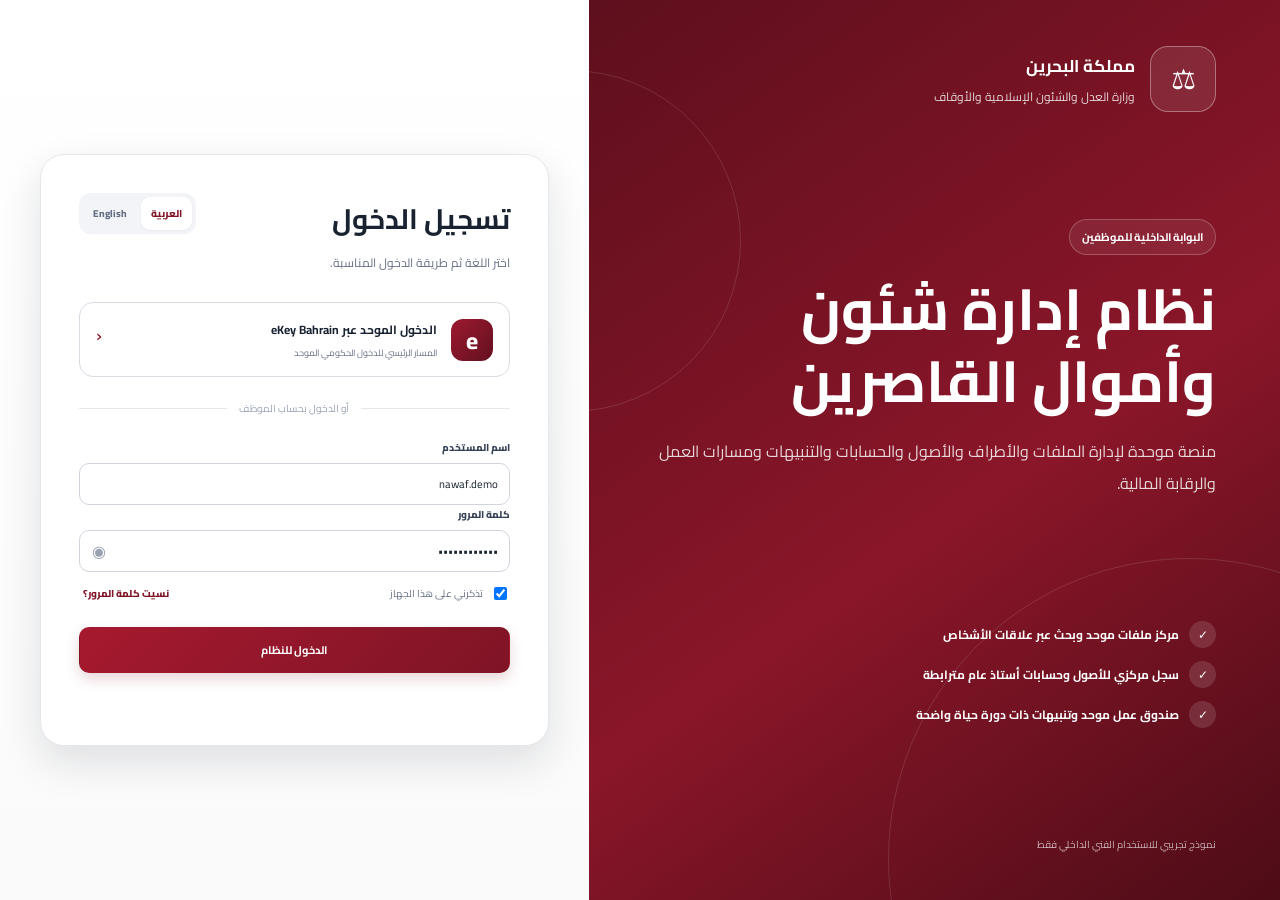
<file: index.html>
<!doctype html>
<html lang="ar" dir="rtl">
<head>
  <meta charset="utf-8" />
  <meta name="viewport" content="width=device-width,initial-scale=1,viewport-fit=cover" />
  <meta name="theme-color" content="#7f1426" />
  <meta name="color-scheme" content="light" />
  <title>تسجيل الدخول | نظام شئون وأموال القاصرين</title>
  <link rel="stylesheet" href="styles.css" />
</head>
<body class="login-body">
  <main class="login-shell">
    <section class="login-brand-panel" aria-labelledby="systemTitle">
      <div class="gov-brand">
        <div class="emblem" aria-hidden="true">⚖</div>
        <div>
          <strong data-i18n="kingdom">مملكة البحرين</strong>
          <span data-i18n="ministry">وزارة العدل والشئون الإسلامية والأوقاف</span>
        </div>
      </div>

      <div class="login-intro">
        <span class="eyebrow" data-i18n="internalPortal">البوابة الداخلية للموظفين</span>
        <h1 id="systemTitle" data-i18n="systemName">نظام إدارة شئون وأموال القاصرين</h1>
        <p data-i18n="loginIntro">منصة موحدة لإدارة الملفات والأطراف والأصول والحسابات والتنبيهات ومسارات العمل والرقابة المالية.</p>
      </div>

      <div class="feature-list" aria-label="System highlights">
        <div><span>✓</span><b data-i18n="feature1">مركز ملفات موحد وبحث عبر علاقات الأشخاص</b></div>
        <div><span>✓</span><b data-i18n="feature2">سجل مركزي للأصول وحسابات أستاذ عام مترابطة</b></div>
        <div><span>✓</span><b data-i18n="feature3">صندوق عمل موحد وتنبيهات ذات دورة حياة واضحة</b></div>
      </div>
      <small class="prototype-tag" data-i18n="prototypeOnly">نموذج تجريبي للاستخدام الفني الداخلي فقط</small>
    </section>

    <section class="login-form-panel">
      <div class="login-card">
        <div class="login-topline">
          <div>
            <h2 data-i18n="signIn">تسجيل الدخول</h2>
            <p data-i18n="signInHint">اختر اللغة ثم طريقة الدخول المناسبة.</p>
          </div>
          <div class="language-picker" role="group" aria-label="Language selection">
            <button class="lang-btn" data-lang="ar" type="button">العربية</button>
            <button class="lang-btn" data-lang="en" type="button">English</button>
          </div>
        </div>

        <button id="ekeyLogin" class="ekey-btn" type="button">
          <span class="ekey-logo" aria-hidden="true">e</span>
          <span>
            <strong data-i18n="ekeyLogin">الدخول الموحد عبر eKey Bahrain</strong>
            <small data-i18n="ekeyHint">المسار الرئيسي للدخول الحكومي الموحد</small>
          </span>
          <span class="arrow" aria-hidden="true">›</span>
        </button>

        <div class="or-divider"><span data-i18n="orStaff">أو الدخول بحساب الموظف</span></div>

        <form id="loginForm" novalidate>
          <label class="field">
            <span data-i18n="username">اسم المستخدم</span>
            <input id="username" name="username" autocomplete="username" data-i18n-placeholder="usernamePlaceholder" placeholder="مثال: n.almo" value="nawaf.demo" required />
          </label>
          <label class="field">
            <span data-i18n="password">كلمة المرور</span>
            <div class="password-wrap">
              <input id="password" name="password" type="password" autocomplete="current-password" value="Prototype123" required />
              <button id="togglePassword" class="inline-icon" type="button" aria-label="Show password">◉</button>
            </div>
          </label>
          <div class="login-row">
            <label class="remember"><input type="checkbox" checked /> <span data-i18n="rememberMe">تذكرني على هذا الجهاز</span></label>
            <button id="forgotPassword" class="text-btn" type="button" data-i18n="forgotPassword">نسيت كلمة المرور؟</button>
          </div>
          <button class="btn btn-primary primary-login" type="submit" data-i18n="enterSystem">الدخول للنظام</button>
        </form>
        <div id="loginMessage" class="form-message" role="status" aria-live="polite"></div>
      </div>
    </section>
  </main>
  <script src="app.js"></script>
</body>
</html>
</file>
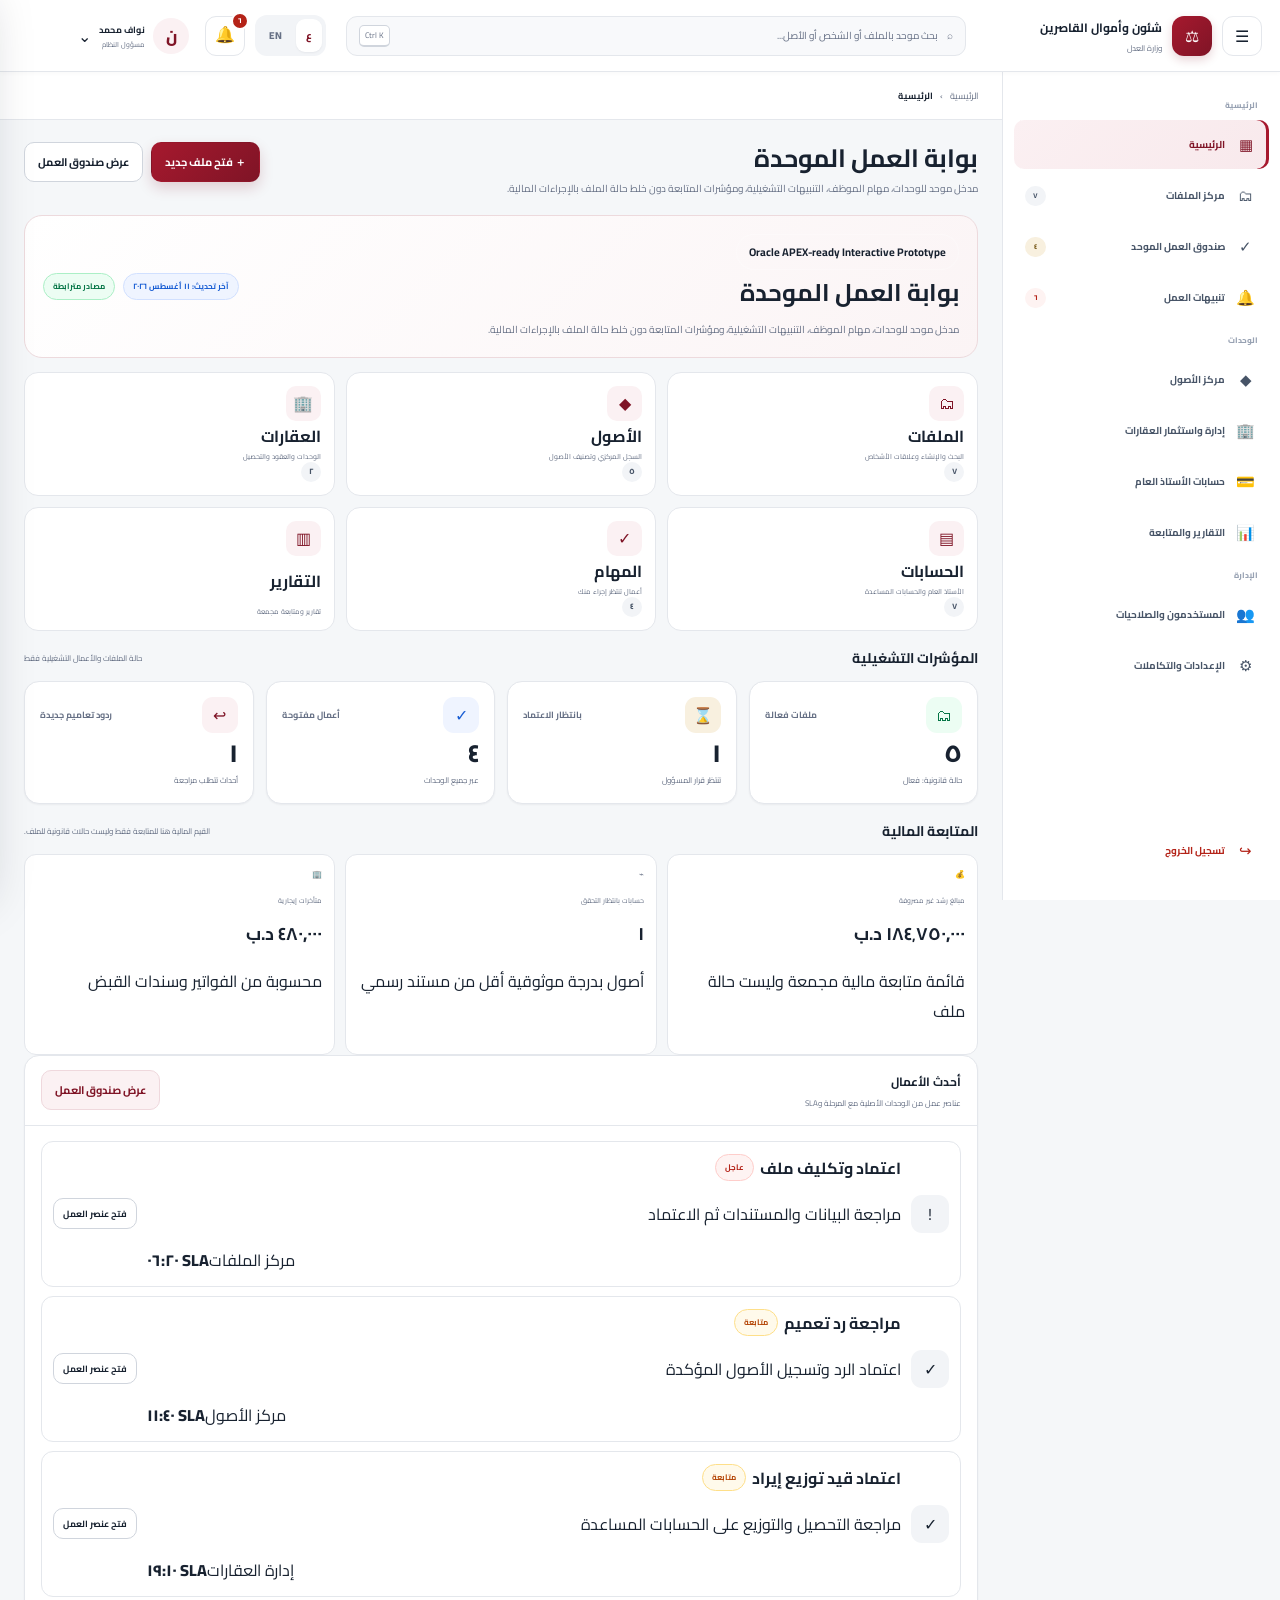
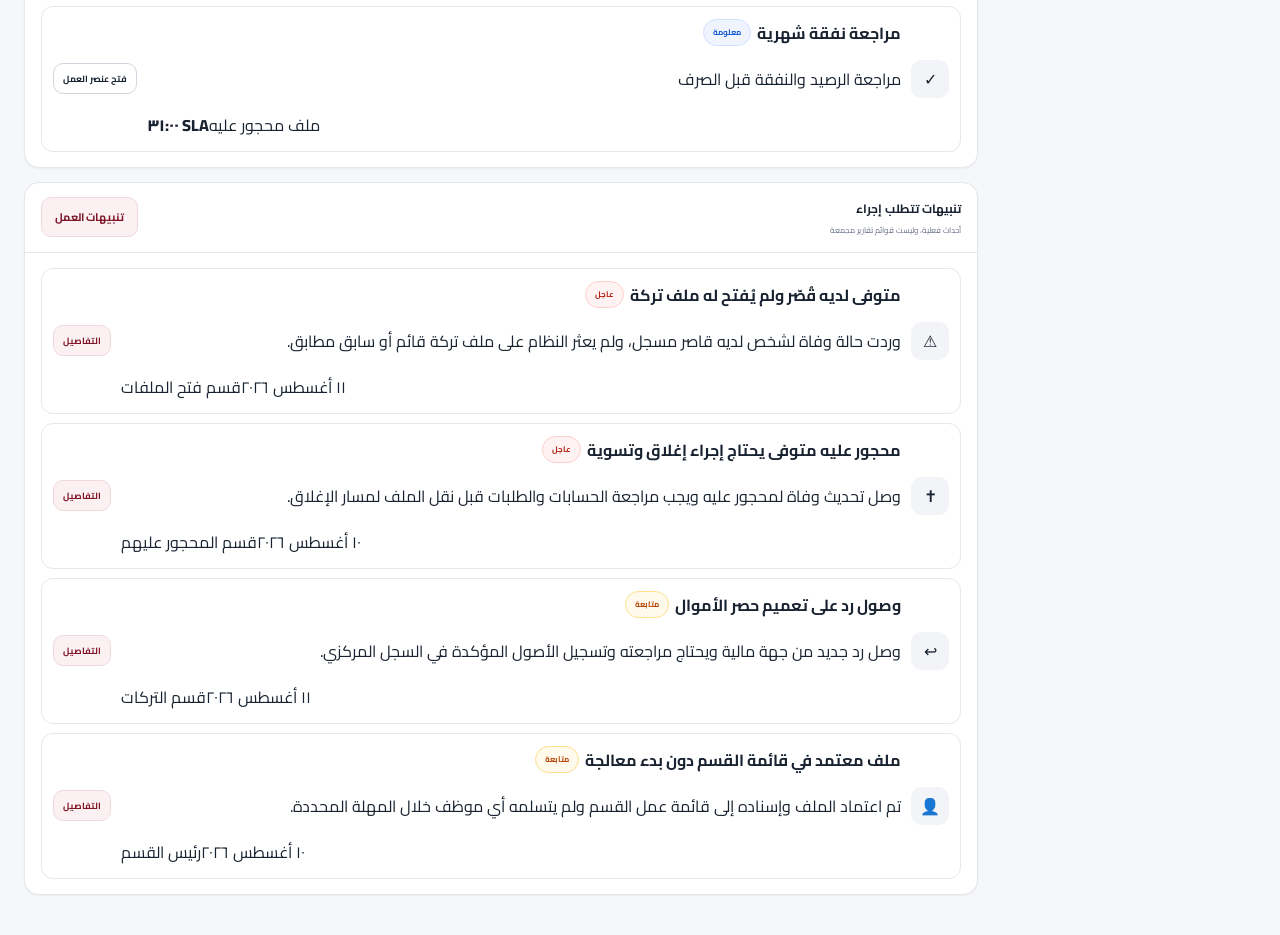
<file: portal.html>
<!doctype html>
<html lang="ar" dir="rtl">
<head>
  <meta charset="utf-8" />
  <meta name="viewport" content="width=device-width,initial-scale=1,viewport-fit=cover" />
  <meta name="theme-color" content="#7f1426" />
  <meta name="color-scheme" content="light" />
  <title>الرئيسية | نظام شئون وأموال القاصرين</title>
  <link rel="stylesheet" href="styles.css" />
</head>
<body class="portal-body">
  <div class="app-shell t-PageBody">
    <header class="topbar t-Header">
      <div class="topbar-start">
        <button id="navToggle" class="icon-button" type="button" aria-label="Menu" aria-controls="sidebar" aria-expanded="false">☰</button>
        <div class="portal-brand">
          <div class="mini-emblem" aria-hidden="true">⚖</div>
          <div>
            <strong data-i18n="shortSystemName">شئون وأموال القاصرين</strong>
            <span data-i18n="ministryShort">وزارة العدل</span>
          </div>
        </div>
      </div>

      <div class="header-search-wrap">
        <button id="globalSearchButton" class="header-search" type="button">
          <span>⌕</span>
          <span data-i18n="globalSearch">بحث موحد بالملف أو الشخص أو الأصل...</span>
          <kbd>Ctrl K</kbd>
        </button>
      </div>

      <div class="topbar-actions">
        <div class="portal-lang-switch" role="group" aria-label="Language">
          <button type="button" class="lang-btn" data-lang="ar">ع</button>
          <button type="button" class="lang-btn" data-lang="en">EN</button>
        </div>
        <button id="notificationsButton" class="icon-button notification-button" type="button" aria-label="Notifications">
          🔔<span id="notificationCount" class="notification-count">٠</span>
        </button>
        <button id="userButton" class="user-menu-button" type="button">
          <span class="avatar">ن</span>
          <span class="user-copy"><strong data-i18n="userName">نواف محمد</strong><small data-i18n="systemAdmin">مسؤول النظام</small></span>
          <span aria-hidden="true">⌄</span>
        </button>
      </div>
    </header>

    <aside id="sidebar" class="sidebar t-TreeNav" aria-label="Main navigation">
      <nav class="nav-list">
        <div class="nav-caption" data-i18n="main">الرئيسية</div>
        <button class="nav-link active" data-page="dashboard" type="button"><span>▦</span><b data-i18n="dashboard">الرئيسية</b></button>
        <button class="nav-link" data-page="files" type="button"><span>🗂</span><b data-i18n="fileCenter">مركز الملفات</b><span class="nav-badge" id="filesNavCount">٠</span></button>
        <button class="nav-link" data-page="inbox" type="button"><span>✓</span><b data-i18n="workInbox">صندوق العمل الموحد</b><span class="nav-badge gold" id="inboxNavCount">٠</span></button>
        <button class="nav-link" data-page="alerts" type="button"><span>🔔</span><b data-i18n="workAlerts">تنبيهات العمل</b><span class="nav-badge danger" id="alertsNavCount">٠</span></button>

        <div class="nav-caption" data-i18n="operations">الوحدات</div>
        <button class="nav-link" data-page="assets" type="button"><span>◆</span><b data-i18n="assetCenter">مركز الأصول</b></button>
        <button class="nav-link" data-page="properties" type="button"><span>🏢</span><b data-i18n="propertyManagement">إدارة واستثمار العقارات</b></button>
        <button class="nav-link" data-page="ledger" type="button"><span>💳</span><b data-i18n="generalLedger">حسابات الأستاذ العام</b></button>
        <button class="nav-link" data-page="reports" type="button"><span>📊</span><b data-i18n="reportsMonitoring">التقارير والمتابعة</b></button>

        <div class="nav-caption" data-i18n="administration">الإدارة</div>
        <button class="nav-link" data-page="users" type="button"><span>👥</span><b data-i18n="usersPermissions">المستخدمون والصلاحيات</b></button>
        <button class="nav-link" data-page="settings" type="button"><span>⚙</span><b data-i18n="settingsIntegrations">الإعدادات والتكاملات</b></button>
        <button id="logoutBtn" class="nav-link logout-link" type="button"><span>↪</span><b data-i18n="logout">تسجيل الخروج</b></button>
      </nav>
    </aside>

    <main class="main-area">
      <div class="breadcrumb t-BreadcrumbRegion">
        <span data-i18n="main">الرئيسية</span><span aria-hidden="true">›</span><strong id="breadcrumbTitle" data-i18n="dashboard">الرئيسية</strong>
      </div>
      <div id="pageContent" class="page-content" aria-live="polite"></div>
    </main>
  </div>

  <div id="sidebarBackdrop" class="sidebar-backdrop" aria-hidden="true"></div>

  <aside id="drawer" class="drawer" aria-hidden="true" aria-modal="true" role="dialog">
    <div class="drawer-head">
      <div><strong id="drawerTitle"></strong><small id="drawerSubtitle"></small></div>
      <button id="drawerClose" class="icon-button" type="button" aria-label="Close">×</button>
    </div>
    <div id="drawerBody" class="drawer-body"></div>
  </aside>
  <div id="drawerBackdrop" class="drawer-backdrop" aria-hidden="true"></div>

  <div id="modal" class="modal" aria-hidden="true" role="dialog" aria-modal="true">
    <div class="modal-dialog">
      <div class="modal-head">
        <div><strong id="modalTitle"></strong><small id="modalSubtitle"></small></div>
        <button id="modalClose" class="icon-button" type="button" aria-label="Close">×</button>
      </div>
      <div id="modalBody" class="modal-body"></div>
    </div>
  </div>

  <div id="toast" class="toast" role="status" aria-live="polite"></div>
  <script src="app.js"></script>
</body>
</html>
</file>
<file: styles.css>
@import url('https://fonts.googleapis.com/css2?family=Cairo:wght@400;500;600;700;800&display=swap');

:root{
  --maroon:#7f1426;--maroon-2:#a6192e;--maroon-3:#c74659;--maroon-soft:#fbf1f3;
  --gold:#b68b35;--gold-2:#d4b267;--gold-soft:#f8f0df;
  --ink:#182230;--muted:#667085;--muted-2:#98a2b3;--line:#e4e7ec;--line-2:#d0d5dd;
  --soft:#f5f7f9;--soft-2:#eef1f4;--white:#fff;
  --green:#067647;--green-soft:#ecfdf3;--amber:#b54708;--amber-soft:#fffaeb;
  --red:#b42318;--red-soft:#fef3f2;--blue:#175cd3;--blue-soft:#eff4ff;--purple:#6938ef;--purple-soft:#f4f3ff;
  --shadow-xs:0 1px 2px rgba(16,24,40,.05);--shadow-sm:0 4px 14px rgba(16,24,40,.06);--shadow:0 16px 40px rgba(16,24,40,.12);
  --radius-sm:10px;--radius:15px;--radius-lg:22px;--sidebar:278px;--header:72px;
}
*{box-sizing:border-box}html{font-family:'Cairo',Tahoma,Arial,sans-serif;background:var(--soft);color:var(--ink);scroll-behavior:smooth}body{margin:0;min-height:100vh}button,input,select,textarea{font:inherit}button{cursor:pointer}a{text-decoration:none;color:inherit}img,svg{max-width:100%}::selection{background:#efd2d8;color:var(--maroon)}

/* Shared controls */
.btn{border:1px solid var(--line-2);background:#fff;color:var(--ink);border-radius:10px;padding:9px 13px;font-weight:700;font-size:11px;display:inline-flex;align-items:center;justify-content:center;gap:7px;min-height:38px;transition:.18s;white-space:nowrap}.btn:hover{border-color:#b9c0ca;background:#fafafa;transform:translateY(-1px)}.btn:disabled{opacity:.45;cursor:not-allowed;transform:none}.btn-primary{background:linear-gradient(135deg,var(--maroon-2),var(--maroon));border-color:transparent;color:#fff;box-shadow:0 6px 14px rgba(127,20,38,.18)}.btn-primary:hover{background:linear-gradient(135deg,#b01d35,#6f1021)}.btn-gold{background:linear-gradient(135deg,var(--gold-2),var(--gold));border-color:transparent;color:#3c2b0d}.btn-danger{background:#fff5f4;border-color:#fecdca;color:var(--red)}.btn-success{background:var(--green-soft);border-color:#abefc6;color:var(--green)}.btn-soft{background:var(--maroon-soft);border-color:#efd8dd;color:var(--maroon)}.btn-sm{padding:6px 9px;min-height:30px;font-size:9px}.btn-icon{width:38px;padding:0}.text-btn{border:0;background:transparent;color:var(--maroon);font-weight:800;padding:4px}.icon-button{width:40px;height:40px;display:grid;place-items:center;border:1px solid var(--line);background:#fff;border-radius:11px;color:var(--ink);transition:.18s}.icon-button:hover{border-color:#c5cbd3;background:#fafafa}.field{display:block;min-width:0}.field>span,.field-label{display:flex;align-items:center;gap:6px;font-size:10px;font-weight:800;color:#344054;margin-bottom:6px}.field small{display:block;color:var(--muted);font-size:8px;margin-top:5px;line-height:1.7}.field input,.field select,.field textarea,.control{width:100%;min-height:42px;border:1px solid var(--line-2);border-radius:10px;padding:9px 11px;background:#fff;outline:none;color:var(--ink);font-size:11px}.field textarea{min-height:92px;resize:vertical}.field input:focus,.field select:focus,.field textarea:focus,.control:focus{border-color:var(--maroon-2);box-shadow:0 0 0 3px rgba(166,25,46,.08)}.field input[disabled],.field input[readonly],.field select[disabled]{background:#f8f9fb;color:#667085}.required:after{content:'*';color:var(--red);margin-inline-start:3px}.field-error{color:var(--red)!important}.form-grid{display:grid;grid-template-columns:repeat(2,minmax(0,1fr));gap:13px}.form-grid.three{grid-template-columns:repeat(3,minmax(0,1fr))}.span-2{grid-column:1/-1}.form-actions,.page-actions{display:flex;gap:8px;align-items:center;flex-wrap:wrap}.form-message{min-height:24px;color:var(--red);font-size:10px;margin-top:10px}.chip{display:inline-flex;align-items:center;gap:5px;border-radius:999px;padding:5px 9px;background:#f2f4f7;color:#475467;font-weight:700;font-size:8px;border:1px solid transparent}.chip.source{background:var(--blue-soft);color:var(--blue);border-color:#d1e0ff}.chip.success{background:var(--green-soft);color:var(--green);border-color:#abefc6}.chip.warning{background:var(--amber-soft);color:var(--amber);border-color:#fedf89}.chip.danger{background:var(--red-soft);color:var(--red);border-color:#fecdca}.chip.gold{background:var(--gold-soft);color:#76591e;border-color:#ead6ad}.badge{display:inline-flex;align-items:center;justify-content:center;min-width:20px;height:20px;border-radius:999px;padding:0 6px;background:#f2f4f7;color:#475467;font-size:8px;font-weight:800}.help-note{border:1px solid #d1e0ff;background:var(--blue-soft);border-radius:11px;padding:10px 12px;color:#1849a9;font-size:9px;line-height:1.8}.warning-note{border-color:#fedf89;background:var(--amber-soft);color:#93370d}.danger-note{border-color:#fecdca;background:var(--red-soft);color:#912018}.success-note{border-color:#abefc6;background:var(--green-soft);color:#05603a}.empty-state{text-align:center;padding:40px 20px;color:var(--muted)}.empty-state span{display:block;font-size:34px;margin-bottom:8px}.empty-state b{display:block;color:var(--ink);margin-bottom:4px}.muted{color:var(--muted)}.mono{font-family:ui-monospace,SFMono-Regular,Consolas,monospace;direction:ltr;unicode-bidi:embed}.amount{font-variant-numeric:tabular-nums;font-weight:800}.divider{height:1px;background:var(--line);margin:14px 0}.visually-hidden{position:absolute!important;width:1px;height:1px;padding:0;margin:-1px;overflow:hidden;clip:rect(0,0,0,0);white-space:nowrap;border:0}

/* Login */
.login-body{background:#fff}.login-shell{min-height:100vh;display:grid;grid-template-columns:minmax(0,1.08fr) minmax(430px,.92fr)}.login-brand-panel{position:relative;overflow:hidden;background:linear-gradient(145deg,#5e0f1d,#8a1629 56%,#4d0c17);color:#fff;padding:46px clamp(34px,5vw,82px);display:flex;flex-direction:column;justify-content:space-between;gap:50px}.login-brand-panel:before,.login-brand-panel:after{content:"";position:absolute;border:1px solid rgba(255,255,255,.12);border-radius:50%}.login-brand-panel:before{width:600px;height:600px;inset:auto -210px -260px auto}.login-brand-panel:after{width:340px;height:340px;inset:70px auto auto -190px}.gov-brand{display:flex;align-items:center;gap:15px;position:relative;z-index:1}.emblem,.mini-emblem{display:grid;place-items:center;border:1px solid rgba(255,255,255,.35);background:rgba(255,255,255,.09);backdrop-filter:blur(8px)}.emblem{width:66px;height:66px;border-radius:18px;font-size:28px}.gov-brand div:last-child{display:flex;flex-direction:column}.gov-brand strong{font-size:17px}.gov-brand span{font-size:12px;opacity:.82;margin-top:3px}.login-intro{position:relative;z-index:1;max-width:720px}.eyebrow{display:inline-flex;border:1px solid rgba(255,255,255,.22);border-radius:999px;padding:7px 12px;font-size:11px;font-weight:700;background:rgba(255,255,255,.07)}.login-intro h1{font-size:clamp(34px,4.5vw,61px);line-height:1.25;margin:18px 0}.login-intro p{font-size:16px;line-height:2;color:rgba(255,255,255,.82);max-width:650px}.feature-list{display:grid;gap:13px;position:relative;z-index:1}.feature-list>div{display:flex;align-items:center;gap:10px;font-size:12px}.feature-list span{width:27px;height:27px;border-radius:50%;background:rgba(255,255,255,.13);display:grid;place-items:center}.prototype-tag{font-size:10px;opacity:.68;position:relative;z-index:1}.login-form-panel{display:grid;place-items:center;padding:40px;background:linear-gradient(180deg,#fff,#fafafa)}.login-card{width:min(520px,100%);padding:38px;border:1px solid var(--line);border-radius:24px;box-shadow:var(--shadow);background:#fff}.login-topline{display:flex;justify-content:space-between;align-items:flex-start;gap:18px}.login-topline h2{margin:0;font-size:28px}.login-topline p{margin:6px 0 0;color:var(--muted);font-size:12px}.language-picker,.portal-lang-switch{display:flex;gap:4px;padding:4px;background:#f2f4f7;border-radius:12px}.lang-btn{border:0;background:transparent;color:var(--muted);font-weight:800;padding:7px 10px;border-radius:9px;white-space:nowrap;font-size:10px}.lang-btn.active{background:#fff;color:var(--maroon);box-shadow:var(--shadow-xs)}.ekey-btn{width:100%;margin:28px 0 22px;border:1px solid #d7dce3;background:#fff;border-radius:14px;padding:15px 16px;display:grid;grid-template-columns:44px 1fr auto;align-items:center;gap:12px;text-align:start;color:var(--ink);transition:.2s}.ekey-btn:hover{border-color:var(--maroon-2);box-shadow:0 7px 18px rgba(127,20,38,.1);transform:translateY(-1px)}.ekey-logo{width:42px;height:42px;border-radius:12px;background:linear-gradient(135deg,#9d1930,#63101f);color:#fff;display:grid;place-items:center;font-size:23px;font-weight:800}.ekey-btn strong,.ekey-btn small{display:block}.ekey-btn strong{font-size:12px}.ekey-btn small{color:var(--muted);margin-top:3px;font-size:9px}.ekey-btn .arrow{font-size:20px;color:var(--maroon)}.or-divider{display:flex;align-items:center;gap:12px;color:#98a2b3;font-size:10px;margin:12px 0 20px}.or-divider:before,.or-divider:after{content:"";height:1px;background:var(--line);flex:1}.password-wrap{position:relative}.password-wrap input{padding-inline-end:42px}.inline-icon{position:absolute;inset-inline-end:7px;top:50%;transform:translateY(-50%);border:0;background:transparent;color:#98a2b3}.login-row{display:flex;justify-content:space-between;align-items:center;gap:12px;margin:8px 0 20px;font-size:10px}.remember{display:flex;align-items:center;gap:7px;color:var(--muted)}.primary-login{width:100%;min-height:46px}

/* App shell */
.portal-body{background:var(--soft);overflow-x:hidden}.app-shell{min-height:100vh}.topbar{position:fixed;z-index:100;inset:0 0 auto 0;height:var(--header);background:#fff;border-bottom:1px solid var(--line);display:grid;grid-template-columns:auto minmax(220px,620px) auto;align-items:center;gap:20px;padding:0 18px;box-shadow:0 1px 5px rgba(16,24,40,.03)}.topbar-start,.topbar-actions{display:flex;align-items:center;gap:10px}.portal-brand{display:flex;align-items:center;gap:10px;min-width:0}.mini-emblem{width:40px;height:40px;border-radius:12px;color:#fff;background:linear-gradient(135deg,var(--maroon-2),var(--maroon));border:0;box-shadow:0 4px 10px rgba(127,20,38,.18)}.portal-brand>div:last-child{display:flex;flex-direction:column;min-width:0}.portal-brand strong{font-size:12px;white-space:nowrap}.portal-brand span{font-size:8px;color:var(--muted);margin-top:2px}.header-search-wrap{min-width:0}.header-search{width:100%;height:40px;border:1px solid var(--line);border-radius:11px;background:#f8f9fb;color:var(--muted);display:flex;align-items:center;gap:9px;padding:0 12px;text-align:start;font-size:10px}.header-search span:nth-child(2){flex:1;overflow:hidden;text-overflow:ellipsis;white-space:nowrap}.header-search kbd{font:inherit;font-size:8px;border:1px solid var(--line-2);border-bottom-width:2px;border-radius:5px;padding:2px 5px;background:#fff;color:#667085}.notification-button{position:relative}.notification-count{position:absolute;inset:-5px -5px auto auto;min-width:18px;height:18px;padding:0 4px;background:var(--red);color:#fff;border:2px solid #fff;border-radius:999px;font-size:7px;display:grid;place-items:center;font-weight:800}.user-menu-button{border:0;background:transparent;display:flex;align-items:center;gap:8px;color:var(--ink);padding:4px 6px;border-radius:10px}.user-menu-button:hover{background:#f8f9fb}.avatar{width:36px;height:36px;border-radius:50%;display:grid;place-items:center;background:var(--maroon-soft);color:var(--maroon);font-weight:800}.user-copy{display:flex;flex-direction:column;text-align:start}.user-copy strong{font-size:9px}.user-copy small{font-size:7px;color:var(--muted)}
.sidebar{position:fixed;z-index:70;inset-block-start:var(--header);inset-inline-start:0;width:var(--sidebar);height:calc(100dvh - var(--header));background:#fff;border-inline-end:1px solid var(--line);overflow-y:auto;overflow-x:hidden;padding:16px 11px calc(24px + env(safe-area-inset-bottom));transition:transform .25s ease;overscroll-behavior:contain;scrollbar-width:thin;touch-action:pan-y}.nav-list{display:flex;flex-direction:column;min-height:100%}.nav-caption{font-size:8px;font-weight:800;color:var(--muted-2);padding:10px 11px 6px}.nav-link{width:100%;border:0;background:transparent;display:grid;grid-template-columns:25px 1fr auto;align-items:center;gap:8px;padding:10px 11px;border-radius:10px;text-align:start;color:#475467;margin:1px 0;touch-action:manipulation}.nav-link:hover{background:#f8f9fb;color:var(--maroon)}.nav-link.active{background:linear-gradient(135deg,#fbf0f2,#f8e9ec);color:var(--maroon);box-shadow:inset 3px 0 0 var(--maroon-2)}html[dir="rtl"] .nav-link.active{box-shadow:inset -3px 0 0 var(--maroon-2)}.nav-link span:first-child{font-size:15px;text-align:center}.nav-link b{font-size:10px}.nav-badge{min-width:21px;height:20px;padding:0 6px;border-radius:999px;background:#f2f4f7;color:#475467;font-size:7px;font-weight:800;display:grid;place-items:center}.nav-badge.danger{background:var(--red-soft);color:var(--red)}.nav-badge.gold{background:var(--gold-soft);color:#795b1c}.logout-link{margin-top:auto;color:var(--red)}.main-area{margin-inline-start:var(--sidebar);padding-top:var(--header);min-height:100vh;transition:margin .25s}.breadcrumb{height:48px;display:flex;align-items:center;gap:7px;padding:0 24px;border-bottom:1px solid var(--line);background:#fff;color:var(--muted);font-size:9px;position:sticky;top:var(--header);z-index:40}.breadcrumb strong{color:var(--ink)}.page-content{padding:22px 24px 40px;max-width:1760px;margin:0 auto}.sidebar-backdrop,.drawer-backdrop{display:none;position:fixed;inset:0;background:rgba(16,24,40,.42);backdrop-filter:blur(1px)}.sidebar-backdrop{z-index:65}.drawer-backdrop{z-index:129}.sidebar-backdrop.open,.drawer-backdrop.open{display:block}

/* Regions and layouts */
.page-header{display:flex;justify-content:space-between;align-items:flex-start;gap:18px;margin-bottom:17px}.page-header h1{font-size:25px;line-height:1.3;margin:0}.page-header p{font-size:10px;line-height:1.8;color:var(--muted);margin:5px 0 0;max-width:850px}.section-title{display:flex;justify-content:space-between;align-items:center;gap:10px;margin:0 0 10px}.section-title h2,.section-title h3{margin:0;font-size:14px}.section-title p{margin:2px 0 0;color:var(--muted);font-size:8px}.panel,.t-Region{background:#fff;border:1px solid var(--line);border-radius:var(--radius);box-shadow:var(--shadow-xs);min-width:0}.panel-head{display:flex;justify-content:space-between;align-items:center;gap:12px;padding:14px 16px;border-bottom:1px solid var(--line)}.panel-head h2,.panel-head h3{margin:0;font-size:12px}.panel-head p{margin:3px 0 0;color:var(--muted);font-size:8px}.panel-body{padding:15px 16px}.panel-body.flush{padding:0}.cards-grid{display:grid;grid-template-columns:repeat(2,minmax(0,1fr));gap:14px}.two-col{display:grid;grid-template-columns:minmax(0,1.35fr) minmax(310px,.65fr);gap:14px}.three-col{display:grid;grid-template-columns:repeat(3,minmax(0,1fr));gap:14px}.stack{display:grid;gap:14px}.kpi-grid{display:grid;grid-template-columns:repeat(4,minmax(0,1fr));gap:12px;margin-bottom:14px}.kpi-card{background:#fff;border:1px solid var(--line);border-radius:var(--radius);padding:15px;min-height:116px;box-shadow:var(--shadow-xs);display:flex;flex-direction:column;justify-content:space-between}.kpi-card .kpi-top{display:flex;justify-content:space-between;align-items:center;gap:10px}.kpi-icon{width:36px;height:36px;border-radius:11px;display:grid;place-items:center;background:var(--maroon-soft);color:var(--maroon)}.kpi-card.gold .kpi-icon{background:var(--gold-soft);color:#795b1c}.kpi-card.blue .kpi-icon{background:var(--blue-soft);color:var(--blue)}.kpi-card.green .kpi-icon{background:var(--green-soft);color:var(--green)}.kpi-label{font-size:9px;color:var(--muted);font-weight:700}.kpi-number{font-size:25px;line-height:1.2;font-weight:800;margin:5px 0}.kpi-foot{font-size:8px;color:var(--muted)}.module-entry-grid{display:grid;grid-template-columns:repeat(6,minmax(0,1fr));gap:11px;margin-bottom:14px}.module-entry{border:1px solid var(--line);background:#fff;border-radius:14px;padding:13px;text-align:start;color:var(--ink);transition:.18s;min-height:105px;display:flex;flex-direction:column;justify-content:space-between}.module-entry:hover{border-color:#dbbbc1;box-shadow:var(--shadow-sm);transform:translateY(-2px)}.module-entry .module-icon{width:35px;height:35px;border-radius:10px;background:var(--maroon-soft);color:var(--maroon);display:grid;place-items:center;font-size:16px}.module-entry b{font-size:10px;display:block;margin-top:10px}.module-entry small{font-size:7px;color:var(--muted);line-height:1.6}.status{display:inline-flex;align-items:center;justify-content:center;border-radius:999px;padding:5px 8px;font-weight:800;font-size:8px;white-space:nowrap}.status.draft{background:#f2f4f7;color:#475467}.status.awaitingApproval,.status.review{background:var(--amber-soft);color:var(--amber)}.status.active,.status.completed,.status.paid{background:var(--green-soft);color:var(--green)}.status.suspended,.status.overdue,.status.closed{background:var(--red-soft);color:var(--red)}.status.followup,.status.inprogress{background:var(--blue-soft);color:var(--blue)}.status.info{background:var(--purple-soft);color:var(--purple)}

/* Tables / interactive grids */
.table-wrap{width:100%;overflow:auto;max-width:100%;-webkit-overflow-scrolling:touch}.data-table,.a-IG{width:100%;border-collapse:collapse;min-width:820px}.data-table th,.data-table td{padding:11px 12px;border-bottom:1px solid var(--line);text-align:start;vertical-align:middle;font-size:9px}.data-table th{background:#f8f9fb;color:#475467;font-size:8px;font-weight:800;position:sticky;top:0;z-index:1}.data-table tbody tr:hover{background:#fffafa}.data-table tbody tr:last-child td{border-bottom:0}.case-name{font-weight:800;color:var(--ink)}.case-sub{font-size:7px;color:var(--muted);margin-top:2px;line-height:1.6}.table-toolbar{display:grid;grid-template-columns:minmax(250px,2fr) repeat(3,minmax(135px,1fr)) auto;gap:9px;padding:13px;background:#fff;border:1px solid var(--line);border-radius:14px;margin-bottom:12px}.search-control{position:relative}.search-control input{padding-inline-start:35px}.search-control span{position:absolute;inset-inline-start:11px;top:50%;transform:translateY(-50%);color:var(--muted)}.pagination{display:flex;justify-content:space-between;align-items:center;gap:10px;padding:11px 14px;border-top:1px solid var(--line);font-size:8px;color:var(--muted)}.pager-buttons{display:flex;gap:5px}.saved-views{display:flex;gap:7px;overflow:auto;margin-bottom:11px;padding-bottom:2px}.view-chip{border:1px solid var(--line);background:#fff;border-radius:999px;padding:7px 10px;font-size:8px;font-weight:800;color:#667085;white-space:nowrap}.view-chip.active{border-color:#e5b9c1;background:var(--maroon-soft);color:var(--maroon)}

/* Dashboard */
.dashboard-hero{background:linear-gradient(135deg,#fff,#fbf4f5);border:1px solid #eddadd;border-radius:18px;padding:18px;margin-bottom:14px;display:flex;justify-content:space-between;align-items:center;gap:18px}.dashboard-hero h1{margin:0;font-size:24px}.dashboard-hero p{margin:5px 0 0;color:var(--muted);font-size:10px}.dashboard-hero .hero-meta{display:flex;gap:8px;flex-wrap:wrap;justify-content:flex-end}.work-list,.alert-list{display:grid;gap:9px}.work-card,.alert-card{border:1px solid var(--line);border-radius:12px;background:#fff;padding:11px;display:grid;grid-template-columns:38px 1fr auto;align-items:center;gap:10px;text-align:start}.work-card:hover,.alert-card:hover{border-color:#d7b7bd;background:#fffafa}.work-icon,.alert-icon{width:38px;height:38px;border-radius:11px;display:grid;place-items:center;background:#f2f4f7}.alert-card.critical .alert-icon{background:var(--red-soft);color:var(--red)}.alert-card.warning .alert-icon{background:var(--amber-soft);color:var(--amber)}.alert-card.info .alert-icon{background:var(--blue-soft);color:var(--blue)}.work-card b,.alert-card b{font-size:9px;display:block}.work-card small,.alert-card small{font-size:7px;color:var(--muted);display:block;margin-top:3px;line-height:1.6}.work-meta{text-align:end}.work-meta strong{display:block;font-size:9px}.work-meta small{font-size:7px}.finance-monitor-grid{display:grid;grid-template-columns:repeat(3,minmax(0,1fr));gap:10px}.finance-monitor{border:1px solid var(--line);border-radius:12px;padding:12px;background:#fff}.finance-monitor span{font-size:8px;color:var(--muted);display:block}.finance-monitor strong{font-size:18px;display:block;margin:5px 0}.finance-monitor small{font-size:7px;color:var(--muted)}

/* Details, tabs, profile */
.profile-head{background:linear-gradient(135deg,#fff,#fbf4f5);border:1px solid #eddadd;border-radius:16px;padding:16px;margin-bottom:12px;display:flex;justify-content:space-between;align-items:flex-start;gap:18px}.profile-title{display:flex;gap:12px;align-items:center}.profile-avatar{width:52px;height:52px;border-radius:15px;background:linear-gradient(135deg,var(--maroon-2),var(--maroon));color:#fff;display:grid;place-items:center;font-size:20px;font-weight:800}.profile-title h2{margin:0;font-size:18px}.profile-title p{margin:4px 0 0;color:var(--muted);font-size:8px}.profile-actions{display:flex;gap:7px;flex-wrap:wrap;justify-content:flex-end}.tabs{display:flex;gap:5px;overflow:auto;padding:5px;background:#fff;border:1px solid var(--line);border-radius:13px;margin-bottom:12px}.tab-btn{border:0;background:transparent;color:#667085;border-radius:9px;padding:9px 11px;font-size:8px;font-weight:800;white-space:nowrap}.tab-btn.active{background:var(--maroon-soft);color:var(--maroon)}.detail-grid{display:grid;grid-template-columns:repeat(3,minmax(0,1fr));gap:10px}.detail-item{border:1px solid var(--line);background:#fafbfc;border-radius:11px;padding:10px;min-width:0}.detail-item span{font-size:7px;color:var(--muted);display:block;margin-bottom:3px}.detail-item strong{font-size:9px;display:block;word-break:break-word}.source-line{display:flex;align-items:center;gap:6px;margin-top:5px;font-size:7px;color:var(--muted)}.timeline{position:relative;display:grid;gap:12px}.timeline:before{content:"";position:absolute;inset-inline-start:15px;top:12px;bottom:12px;width:1px;background:var(--line)}.timeline-item{position:relative;padding-inline-start:40px}.timeline-dot{position:absolute;inset-inline-start:7px;top:5px;width:17px;height:17px;border:4px solid #fff;border-radius:50%;background:var(--maroon-2);box-shadow:0 0 0 1px #e2b9c0}.timeline-item b{font-size:9px}.timeline-item p{margin:3px 0 0;color:var(--muted);font-size:8px;line-height:1.7}.completeness-wrap{display:grid;grid-template-columns:120px 1fr;gap:16px;align-items:center}.progress-ring{width:110px;height:110px;border-radius:50%;display:grid;place-items:center;background:conic-gradient(var(--maroon-2) var(--progress,0%),#eceff2 0);position:relative}.progress-ring:after{content:"";position:absolute;inset:10px;background:#fff;border-radius:50%}.progress-ring strong{position:relative;z-index:1;font-size:22px}.weight-list{display:grid;gap:7px}.weight-row{display:grid;grid-template-columns:1fr auto;gap:8px;align-items:center}.weight-row span{font-size:8px}.mini-bar{grid-column:1/-1;height:5px;background:#eef0f2;border-radius:999px;overflow:hidden}.mini-bar i{display:block;height:100%;background:linear-gradient(90deg,var(--maroon-2),var(--gold));border-radius:999px}.party-groups{display:grid;gap:14px}.group-label{display:flex;align-items:center;gap:8px;margin-bottom:8px}.group-label h3{margin:0;font-size:12px}.party-card-grid{display:grid;grid-template-columns:repeat(2,minmax(0,1fr));gap:10px}.party-card{border:1px solid var(--line);border-radius:12px;padding:11px;background:#fff}.party-card-head{display:flex;justify-content:space-between;gap:10px}.party-card h4{margin:0;font-size:10px}.party-card p{margin:3px 0 0;color:var(--muted);font-size:7px}.party-card .party-balance{margin-top:9px;padding-top:9px;border-top:1px solid var(--line);display:flex;justify-content:space-between;align-items:center;gap:8px}.party-card .party-balance span{font-size:8px;color:var(--muted)}.party-card .party-balance strong{font-size:12px}.document-grid{display:grid;grid-template-columns:repeat(2,minmax(0,1fr));gap:9px}.document-card{border:1px solid var(--line);border-radius:11px;padding:10px;display:grid;grid-template-columns:35px 1fr auto;gap:9px;align-items:center}.document-icon{width:35px;height:35px;border-radius:9px;background:var(--blue-soft);color:var(--blue);display:grid;place-items:center}.document-card b{font-size:9px;display:block}.document-card small{font-size:7px;color:var(--muted)}

/* Alerts and inbox */
.alert-filter-grid{display:grid;grid-template-columns:2fr repeat(3,1fr);gap:9px;margin-bottom:12px}.alert-center-card{border:1px solid var(--line);border-radius:13px;background:#fff;padding:12px;display:grid;grid-template-columns:42px 1fr auto;gap:12px;align-items:start}.alert-center-card+.alert-center-card{margin-top:9px}.alert-center-card .alert-icon{width:42px;height:42px}.alert-title-row{display:flex;align-items:center;gap:6px;flex-wrap:wrap}.alert-title-row h3{margin:0;font-size:11px}.alert-center-card p{margin:5px 0;color:var(--muted);font-size:8px;line-height:1.8}.alert-rule{display:grid;grid-template-columns:repeat(3,minmax(0,1fr));gap:7px;margin-top:8px}.alert-rule div{background:#f8f9fb;border-radius:8px;padding:7px}.alert-rule span{display:block;font-size:6px;color:var(--muted)}.alert-rule b{font-size:7px}.sla{font-weight:800}.sla.overdue{color:var(--red)}.sla.warning{color:var(--amber)}.inbox-card{border:1px solid var(--line);border-radius:12px;background:#fff;padding:12px;display:grid;grid-template-columns:minmax(220px,1.4fr) repeat(4,minmax(100px,.7fr)) auto;gap:10px;align-items:center;margin-bottom:8px}.inbox-card h3{margin:0;font-size:10px}.inbox-card p{margin:3px 0 0;color:var(--muted);font-size:7px}.inbox-cell span{display:block;font-size:6px;color:var(--muted)}.inbox-cell b{font-size:8px}

/* Wizard */
.wizard-progress{display:grid;grid-template-columns:repeat(5,minmax(115px,1fr));gap:5px;margin-bottom:16px;overflow:auto;padding-bottom:3px}.wizard-step{border:1px solid var(--line);background:#f8f9fb;border-radius:9px;padding:9px 10px;color:var(--muted);font-size:8px;font-weight:800;white-space:nowrap;text-align:center}.wizard-step.active{border-color:#dfb2ba;background:var(--maroon-soft);color:var(--maroon)}.wizard-step.done{border-color:#abefc6;background:var(--green-soft);color:var(--green)}.wizard-actions{display:flex;justify-content:space-between;align-items:center;gap:10px;padding-top:15px;margin-top:15px;border-top:1px solid var(--line)}.type-grid{display:grid;grid-template-columns:repeat(2,minmax(0,1fr));gap:9px}.type-card{border:1px solid var(--line);background:#fff;border-radius:12px;padding:11px;text-align:start;display:flex;gap:9px;align-items:flex-start;color:var(--ink)}.type-card:hover{border-color:#d7b7bd;background:#fffafa}.type-card.selected{border-color:var(--maroon-2);background:var(--maroon-soft);box-shadow:0 0 0 2px rgba(166,25,46,.07)}.type-icon{width:36px;height:36px;border-radius:10px;background:#f2f4f7;display:grid;place-items:center;flex:0 0 36px}.type-card b{display:block;font-size:9px}.type-card small{display:block;color:var(--muted);font-size:7px;line-height:1.5;margin-top:2px}.source-result{border:1px solid #d1e0ff;background:#f6f8ff;border-radius:12px;padding:11px;margin-top:11px}.source-result-head{display:flex;justify-content:space-between;align-items:center;gap:10px;margin-bottom:9px}.source-result-head h3{margin:0;font-size:10px}.review-sections{display:grid;gap:10px}.review-section{border:1px solid var(--line);border-radius:11px;overflow:hidden}.review-section h3{margin:0;padding:9px 11px;background:#f8f9fb;border-bottom:1px solid var(--line);font-size:9px}.review-section .review-body{padding:10px}.check-list{display:grid;gap:7px}.check-row{display:flex;justify-content:space-between;align-items:center;gap:10px;border:1px solid var(--line);border-radius:9px;padding:8px 10px}.check-row b{font-size:8px}.check-row small{font-size:7px;color:var(--muted);display:block;margin-top:2px}.duplicate-banner{border:1px solid #fecdca;background:var(--red-soft);color:#912018;border-radius:11px;padding:10px;display:flex;justify-content:space-between;align-items:center;gap:10px;margin-top:10px}.duplicate-banner b{font-size:9px}.duplicate-banner p{font-size:7px;margin:2px 0 0}.manual-override{display:none;margin-top:10px}.manual-override.open{display:block}

/* Assets */
.asset-category-grid{display:grid;grid-template-columns:repeat(5,minmax(0,1fr));gap:10px;margin-bottom:13px}.asset-category-card{border:1px solid var(--line);background:#fff;border-radius:13px;padding:12px;text-align:start;color:var(--ink);min-height:125px}.asset-category-card:hover,.asset-category-card.active{border-color:#d7b7bd;background:#fffafa}.asset-category-card .asset-cat-icon{width:36px;height:36px;border-radius:10px;background:var(--gold-soft);color:#795b1c;display:grid;place-items:center}.asset-category-card h3{font-size:10px;margin:9px 0 4px}.asset-category-card p{font-size:7px;color:var(--muted);line-height:1.7;margin:0}.source-map{display:grid;gap:6px}.source-map-row{display:grid;grid-template-columns:160px 1fr 110px 100px;gap:8px;align-items:center;border:1px solid var(--line);border-radius:9px;padding:8px}.source-map-row span{font-size:7px;color:var(--muted)}.source-map-row b{font-size:8px}.asset-profile-grid{display:grid;grid-template-columns:minmax(0,1.2fr) minmax(300px,.8fr);gap:13px}.metric-strip{display:grid;grid-template-columns:repeat(4,minmax(0,1fr));gap:8px}.metric-mini{border:1px solid var(--line);border-radius:10px;padding:9px;background:#fafbfc}.metric-mini span{font-size:7px;color:var(--muted);display:block}.metric-mini strong{font-size:13px;display:block;margin-top:3px}.field-dictionary{width:100%;border-collapse:collapse;min-width:760px}.field-dictionary th,.field-dictionary td{border-bottom:1px solid var(--line);padding:8px 9px;text-align:start;font-size:8px}.field-dictionary th{background:#f8f9fb;color:#475467}.yes{color:var(--green);font-weight:800}.no{color:var(--muted);font-weight:800}

/* Properties */
.module-tabs{display:flex;gap:6px;overflow:auto;padding:5px;margin-bottom:12px;background:#fff;border:1px solid var(--line);border-radius:13px}.module-tab{border:0;background:transparent;color:#667085;border-radius:9px;padding:9px 11px;display:flex;align-items:center;gap:6px;white-space:nowrap;font-weight:800;font-size:8px}.module-tab.active{background:var(--maroon-soft);color:var(--maroon)}.property-kpis{display:grid;grid-template-columns:repeat(4,minmax(0,1fr));gap:10px;margin-bottom:12px}.property-tree{display:grid;gap:10px}.tree-file{border:1px solid var(--line);border-radius:12px;padding:10px;background:#fff}.tree-node{width:100%;border:0;background:transparent;border-radius:9px;padding:8px;display:flex;align-items:center;gap:9px;text-align:start;color:var(--ink)}.tree-node:hover{background:#f8f9fb}.tree-icon{width:31px;height:31px;border-radius:9px;display:grid;place-items:center;background:#f2f4f7}.tree-node b{display:block;font-size:9px}.tree-node small{display:block;font-size:7px;color:var(--muted)}.tree-children{margin-inline-start:18px;padding-inline-start:13px;border-inline-start:1px dashed #d7dce3}.occupancy-bar{height:6px;background:#eef0f2;border-radius:999px;overflow:hidden;margin-top:5px}.occupancy-bar i{display:block;height:100%;background:linear-gradient(90deg,var(--maroon-2),var(--gold));border-radius:999px}

/* Ledger / statement */
.ledger-tabs{display:flex;gap:7px;margin-bottom:12px}.summary-grid,.statement-summary{display:grid;grid-template-columns:repeat(4,minmax(0,1fr));gap:9px;margin-bottom:12px}.summary-box{border:1px solid var(--line);border-radius:11px;padding:10px;background:#fafbfc}.summary-box span{display:block;color:var(--muted);font-size:7px}.summary-box strong{display:block;font-size:15px;margin-top:4px}.journal-entry{border:1px solid var(--line);border-radius:11px;overflow:hidden}.journal-head{background:#f8f9fb;padding:9px 11px;border-bottom:1px solid var(--line);display:flex;justify-content:space-between;gap:10px}.journal-head b{font-size:9px}.journal-head span{font-size:7px;color:var(--muted)}

/* Reports */
.report-grid{display:grid;grid-template-columns:repeat(3,minmax(0,1fr));gap:11px}.report-card{border:1px solid var(--line);border-radius:13px;background:#fff;padding:13px;min-height:155px;display:flex;flex-direction:column}.report-icon{width:38px;height:38px;border-radius:11px;background:var(--blue-soft);color:var(--blue);display:grid;place-items:center;font-size:17px}.report-card h3{font-size:10px;margin:10px 0 4px}.report-card p{font-size:7px;color:var(--muted);line-height:1.7;margin:0 0 10px}.report-card .btn{margin-top:auto;align-self:flex-start}

/* Drawer, modal, toast */
.drawer{position:fixed;z-index:130;inset-block:0;inset-inline-end:0;width:min(620px,96vw);background:#fff;box-shadow:-18px 0 45px rgba(16,24,40,.18);transform:translateX(calc(var(--drawer-sign,1) * 105%));transition:transform .25s ease;display:flex;flex-direction:column}html[dir="rtl"] .drawer{--drawer-sign:-1}.drawer.open{transform:translateX(0)}.drawer-head,.modal-head{display:flex;justify-content:space-between;align-items:flex-start;gap:12px;padding:15px 17px;border-bottom:1px solid var(--line);background:#fff}.drawer-head strong,.modal-head strong{display:block;font-size:13px}.drawer-head small,.modal-head small{display:block;color:var(--muted);font-size:8px;margin-top:3px}.drawer-body{padding:16px;overflow:auto;flex:1;overscroll-behavior:contain}.modal{position:fixed;z-index:150;inset:0;background:rgba(16,24,40,.5);display:none;align-items:center;justify-content:center;padding:20px;backdrop-filter:blur(2px)}.modal.open{display:flex}.modal-dialog{width:min(980px,96vw);max-height:92dvh;background:#fff;border-radius:18px;box-shadow:var(--shadow);display:flex;flex-direction:column;overflow:hidden}.modal-body{padding:16px;overflow:auto;overscroll-behavior:contain}.toast{position:fixed;z-index:200;inset-inline-end:20px;inset-block-end:20px;max-width:min(420px,calc(100vw - 40px));background:#101828;color:#fff;border-radius:11px;padding:11px 14px;font-size:9px;box-shadow:var(--shadow);opacity:0;pointer-events:none;transform:translateY(12px);transition:.2s}.toast.show{opacity:1;transform:translateY(0)}

/* RTL/LTR adjustments */
html[dir="ltr"] .nav-link.active{box-shadow:inset 3px 0 0 var(--maroon-2)}html[dir="rtl"] .ekey-btn .arrow{transform:rotate(180deg)}html[dir="ltr"] .drawer{box-shadow:-18px 0 45px rgba(16,24,40,.18)}html[dir="rtl"] .drawer{box-shadow:18px 0 45px rgba(16,24,40,.18)}

/* Responsive */
@media(max-width:1380px){.module-entry-grid{grid-template-columns:repeat(3,minmax(0,1fr))}.asset-category-grid{grid-template-columns:repeat(3,minmax(0,1fr))}.property-kpis{grid-template-columns:repeat(2,minmax(0,1fr))}.report-grid{grid-template-columns:repeat(2,minmax(0,1fr))}.two-col{grid-template-columns:1fr}.inbox-card{grid-template-columns:minmax(220px,1.4fr) repeat(2,minmax(100px,.7fr)) auto}.inbox-card .inbox-cell:nth-of-type(3),.inbox-card .inbox-cell:nth-of-type(4){display:none}}
@media(max-width:1080px){:root{--sidebar:245px}.topbar{grid-template-columns:auto minmax(180px,1fr) auto}.kpi-grid{grid-template-columns:repeat(2,minmax(0,1fr))}.detail-grid{grid-template-columns:repeat(2,minmax(0,1fr))}.asset-profile-grid{grid-template-columns:1fr}.table-toolbar{grid-template-columns:2fr 1fr 1fr}.table-toolbar>*:nth-child(4),.table-toolbar>*:nth-child(5){grid-column:auto}.three-col{grid-template-columns:1fr 1fr}.source-map-row{grid-template-columns:130px 1fr 95px}.source-map-row>*:last-child{display:none}}
@media(max-width:820px){
  body.nav-open{overflow:hidden;touch-action:none}.login-shell{grid-template-columns:1fr}.login-brand-panel{min-height:36vh;padding:28px 24px;gap:25px}.login-intro h1{font-size:31px}.login-intro p{font-size:13px}.feature-list{display:none}.login-form-panel{padding:22px}.login-card{padding:24px}.login-topline{flex-direction:column}.language-picker{align-self:stretch}.language-picker .lang-btn{flex:1}
  .topbar{height:64px;grid-template-columns:auto 1fr auto;padding:0 10px;gap:8px}.header-search-wrap{display:none}.portal-brand span,.user-copy,.user-menu-button>span:last-child{display:none}.portal-lang-switch .lang-btn{padding:6px 8px}.sidebar{z-index:90;transform:translateX(calc(var(--side-sign,-1) * 105%));width:min(310px,88vw);box-shadow:10px 0 30px rgba(16,24,40,.2);overflow-y:auto!important;overflow-x:hidden!important;-webkit-overflow-scrolling:touch;overscroll-behavior-y:contain;touch-action:pan-y;pointer-events:auto;max-height:calc(100dvh - 64px);inset-block-start:64px}.sidebar::-webkit-scrollbar{width:5px}.sidebar::-webkit-scrollbar-thumb{background:#d0d5dd;border-radius:999px}html[dir="rtl"] .sidebar{--side-sign:1;box-shadow:-10px 0 30px rgba(16,24,40,.2)}.sidebar.mobile-open{transform:translateX(0);pointer-events:auto}.sidebar-backdrop{z-index:80;touch-action:none}.sidebar-backdrop.open{display:block}.nav-list{min-height:max-content}.nav-link{position:relative;z-index:1;touch-action:manipulation;-webkit-tap-highlight-color:transparent}.main-area{margin-inline-start:0;padding-top:64px}.breadcrumb{top:64px;height:42px;padding:0 15px}.page-content{padding:15px}.page-header{flex-direction:column}.page-actions{width:100%}.page-actions .btn{flex:1}.dashboard-hero{flex-direction:column;align-items:flex-start}.dashboard-hero .hero-meta{justify-content:flex-start}.module-entry-grid{grid-template-columns:repeat(2,minmax(0,1fr))}.cards-grid,.three-col{grid-template-columns:1fr}.kpi-grid{grid-template-columns:repeat(2,minmax(0,1fr));gap:9px}.finance-monitor-grid{grid-template-columns:1fr}.detail-grid{grid-template-columns:1fr}.form-grid,.form-grid.three{grid-template-columns:1fr}.span-2{grid-column:auto}.type-grid{grid-template-columns:1fr}.party-card-grid,.document-grid{grid-template-columns:1fr}.asset-category-grid{grid-template-columns:repeat(2,minmax(0,1fr))}.metric-strip{grid-template-columns:repeat(2,minmax(0,1fr))}.report-grid{grid-template-columns:1fr}.alert-filter-grid{grid-template-columns:1fr 1fr}.alert-filter-grid>*:first-child{grid-column:1/-1}.alert-rule{grid-template-columns:1fr}.inbox-card{grid-template-columns:1fr auto}.inbox-card .inbox-cell{display:none!important}.source-map-row{grid-template-columns:1fr}.source-map-row>*{display:block!important}.completeness-wrap{grid-template-columns:1fr;justify-items:center}.summary-grid,.statement-summary{grid-template-columns:repeat(2,minmax(0,1fr))}.wizard-progress{grid-template-columns:repeat(5,minmax(105px,1fr))}.modal{padding:0}.modal-dialog{width:100%;height:100%;max-height:none;border-radius:0}.drawer{width:100vw}.profile-head{flex-direction:column}.profile-actions{justify-content:flex-start;width:100%}.profile-actions .btn{flex:1}.table-toolbar{grid-template-columns:1fr 1fr}.table-toolbar>*:first-child{grid-column:1/-1}
  .responsive-table{min-width:0;width:100%}.responsive-table thead{display:none}.responsive-table,.responsive-table tbody,.responsive-table tr,.responsive-table td{display:block;width:100%}.responsive-table tr{border:1px solid var(--line);border-radius:12px;margin:9px;background:#fff;padding:7px}.responsive-table td{border:0!important;display:grid;grid-template-columns:minmax(110px,38%) 1fr;gap:10px;padding:7px 8px!important;align-items:start}.responsive-table td:before{content:attr(data-label);font-size:7px;font-weight:800;color:var(--muted)}.responsive-table .btn{width:100%}.table-wrap{overflow:visible}.pagination{flex-direction:column;align-items:stretch}.pager-buttons .btn{flex:1}
}
@media(max-width:520px){.login-brand-panel{min-height:32vh;padding:22px 18px}.gov-brand strong{font-size:14px}.login-intro h1{font-size:27px}.login-intro p{display:none}.login-form-panel{padding:14px}.login-card{padding:19px;border-radius:18px}.topbar-start{gap:6px}.portal-brand strong{font-size:10px}.mini-emblem{width:34px;height:34px}.icon-button{width:36px;height:36px}.page-header h1,.dashboard-hero h1{font-size:20px}.kpi-grid{grid-template-columns:1fr 1fr}.kpi-card{padding:12px;min-height:105px}.kpi-number{font-size:21px}.module-entry-grid{grid-template-columns:1fr 1fr}.module-entry{min-height:98px;padding:11px}.asset-category-grid{grid-template-columns:1fr}.property-kpis{grid-template-columns:1fr 1fr}.summary-grid,.statement-summary{grid-template-columns:1fr 1fr}.alert-filter-grid,.table-toolbar{grid-template-columns:1fr}.alert-filter-grid>*:first-child,.table-toolbar>*:first-child{grid-column:auto}.alert-center-card{grid-template-columns:36px 1fr}.alert-center-card>.page-actions{grid-column:1/-1}.work-card,.alert-card{grid-template-columns:34px 1fr}.work-meta{grid-column:2;text-align:start}.profile-title{align-items:flex-start}.profile-avatar{width:44px;height:44px}.metric-strip{grid-template-columns:1fr 1fr}.wizard-actions{align-items:stretch}.wizard-actions>.btn,.wizard-actions>.page-actions,.wizard-actions .btn{width:100%}.wizard-actions{flex-direction:column}.source-map-row{padding:7px}.document-card{grid-template-columns:32px 1fr}.document-card>.btn{grid-column:1/-1}.toast{inset-inline:12px;inset-block-end:12px;max-width:none}}
</file>
